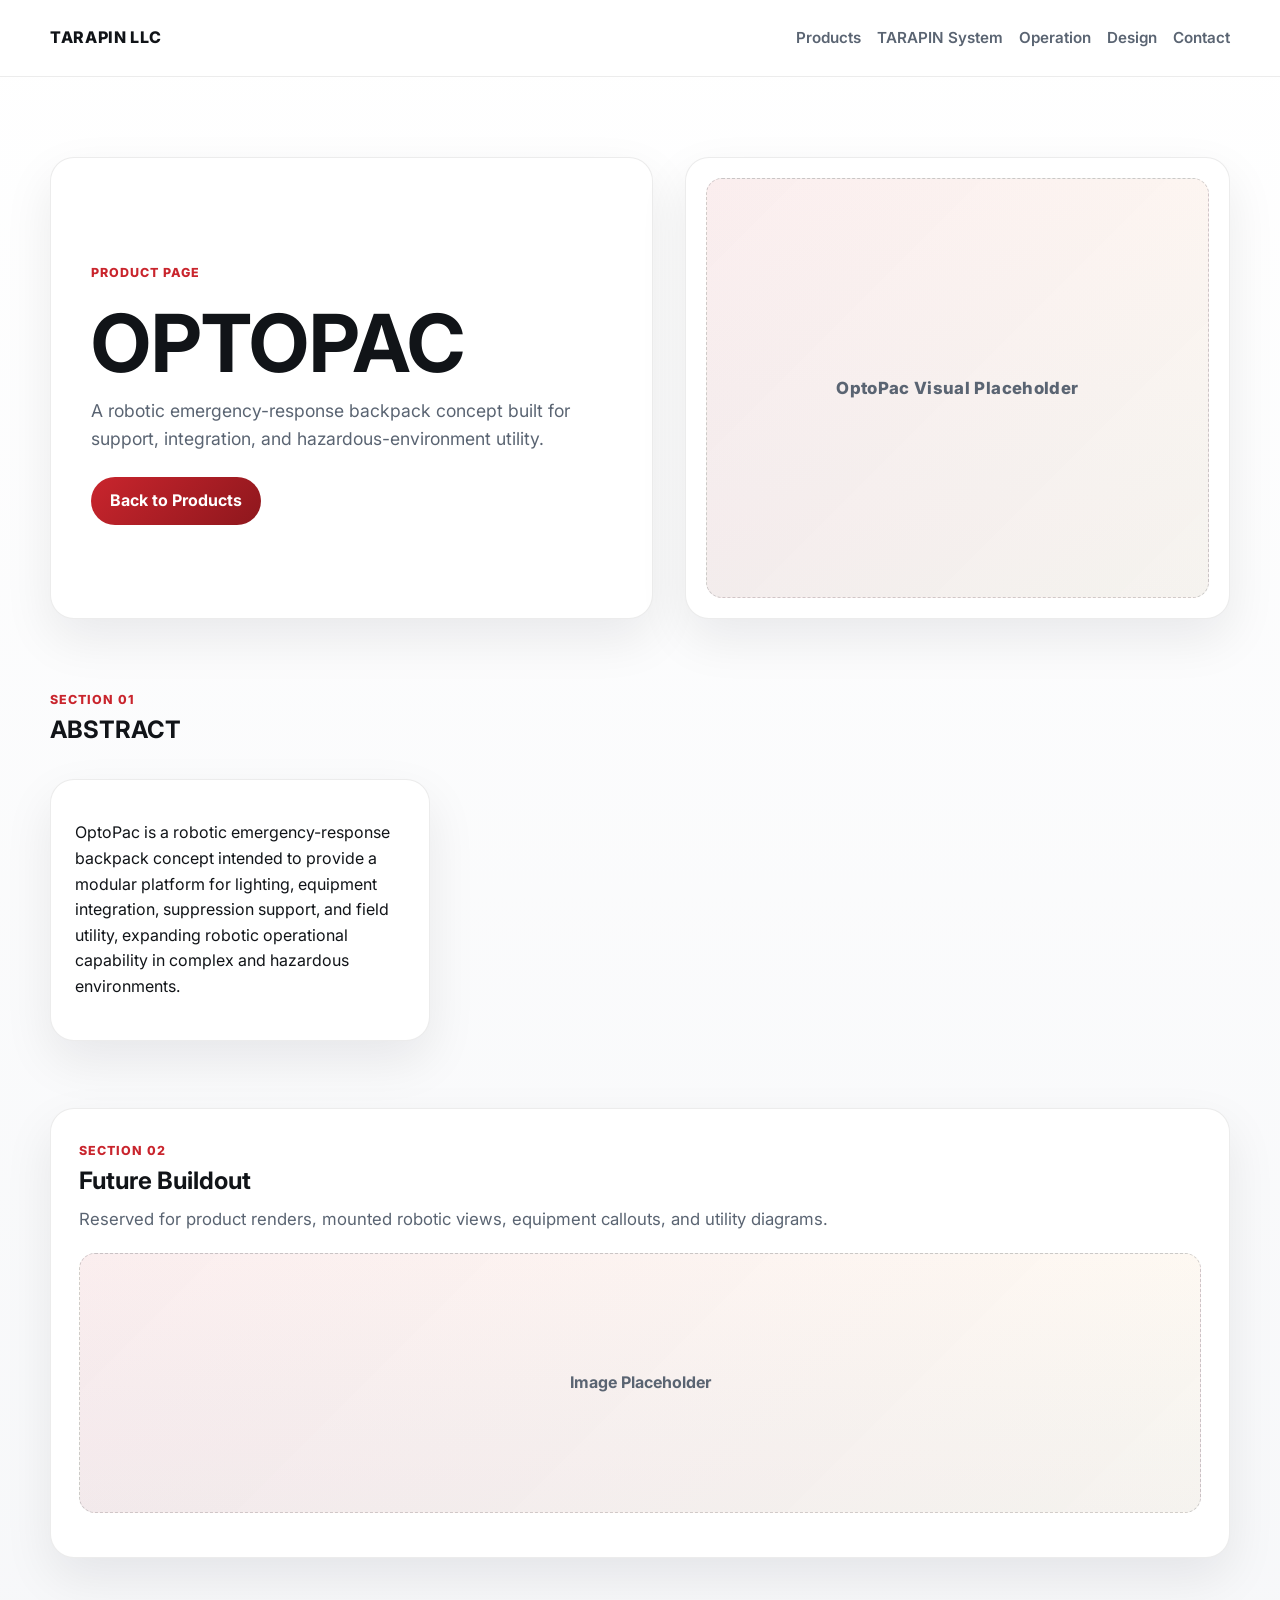
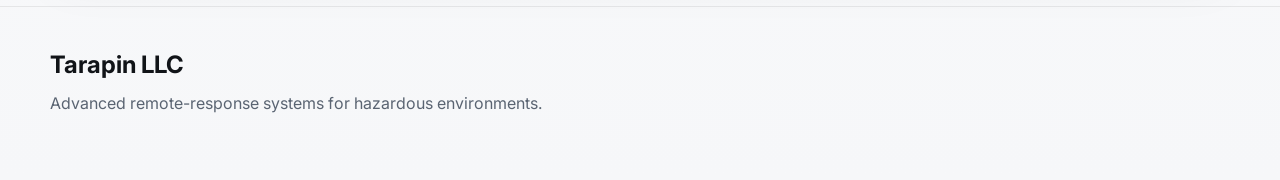
<file: optopac.html>
<!DOCTYPE html>
<html lang="en">
<head>
  <meta charset="UTF-8" />
  <meta name="viewport" content="width=device-width, initial-scale=1.0" />
  <title>OptoPac | Tarapin LLC</title>
  <meta name="description" content="OptoPac product page for Tarapin LLC." />
  <link rel="preconnect" href="https://fonts.googleapis.com">
  <link rel="preconnect" href="https://fonts.gstatic.com" crossorigin>
  <link href="https://fonts.googleapis.com/css2?family=Inter:wght@400;500;600;700;800&display=swap" rel="stylesheet">
  <link rel="stylesheet" href="styles.css" />
</head>
<body>
  <header class="site-header">
    <div class="container header-inner">
      <a class="brand" href="index.html">Tarapin LLC</a>
      <nav class="site-nav" aria-label="Primary">
        <a href="products.html">Products</a>
        <a href="index.html#system">TARAPIN System</a>
        <a href="index.html#operation">Operation</a>
        <a href="index.html#design">Design</a>
        <a href="index.html#contact">Contact</a>
      </nav>
    </div>
  </header>

  <main>
    <section class="hero">
      <div class="container hero-grid">
        <div class="hero-copy">
          <p class="eyebrow">Product page</p>
          <h1>OPTOPAC</h1>
          <p class="lead">
            A robotic emergency-response backpack concept built for support,
            integration, and hazardous-environment utility.
          </p>
          <div class="hero-actions">
            <a class="button button-primary" href="products.html">Back to Products</a>
          </div>
        </div>

        <div class="hero-visual panel">
          <div class="product-placeholder-hero">
            <span>OptoPac Visual Placeholder</span>
          </div>
        </div>
      </div>
    </section>

    <section class="section impact">
      <div class="container">
        <div class="section-head">
          <div>
            <div class="section-label">Section 01</div>
            <h2>ABSTRACT</h2>
          </div>
        </div>

        <div class="impact-grid">
          <article class="impact-card">
            <p>
              OptoPac is a robotic emergency-response backpack concept intended to provide a modular
              platform for lighting, equipment integration, suppression support, and field utility,
              expanding robotic operational capability in complex and hazardous environments.
            </p>
          </article>
        </div>
      </div>
    </section>

    <section class="section detail-section">
      <div class="container">
        <article class="system-feature-card">
          <div class="section-label">Section 02</div>
          <h2>Future Buildout</h2>
          <p class="system-feature-lead">
            Reserved for product renders, mounted robotic views, equipment callouts, and utility diagrams.
          </p>
          <div class="visual-placeholder">Image Placeholder</div>
        </article>
      </div>
    </section>

    <footer class="site-footer">
      <div class="container footer-grid">
        <div>
          <h2>Tarapin LLC</h2>
          <p>Advanced remote-response systems for hazardous environments.</p>
        </div>
      </div>
    </footer>
  </main>
</body>
</html>
</file>
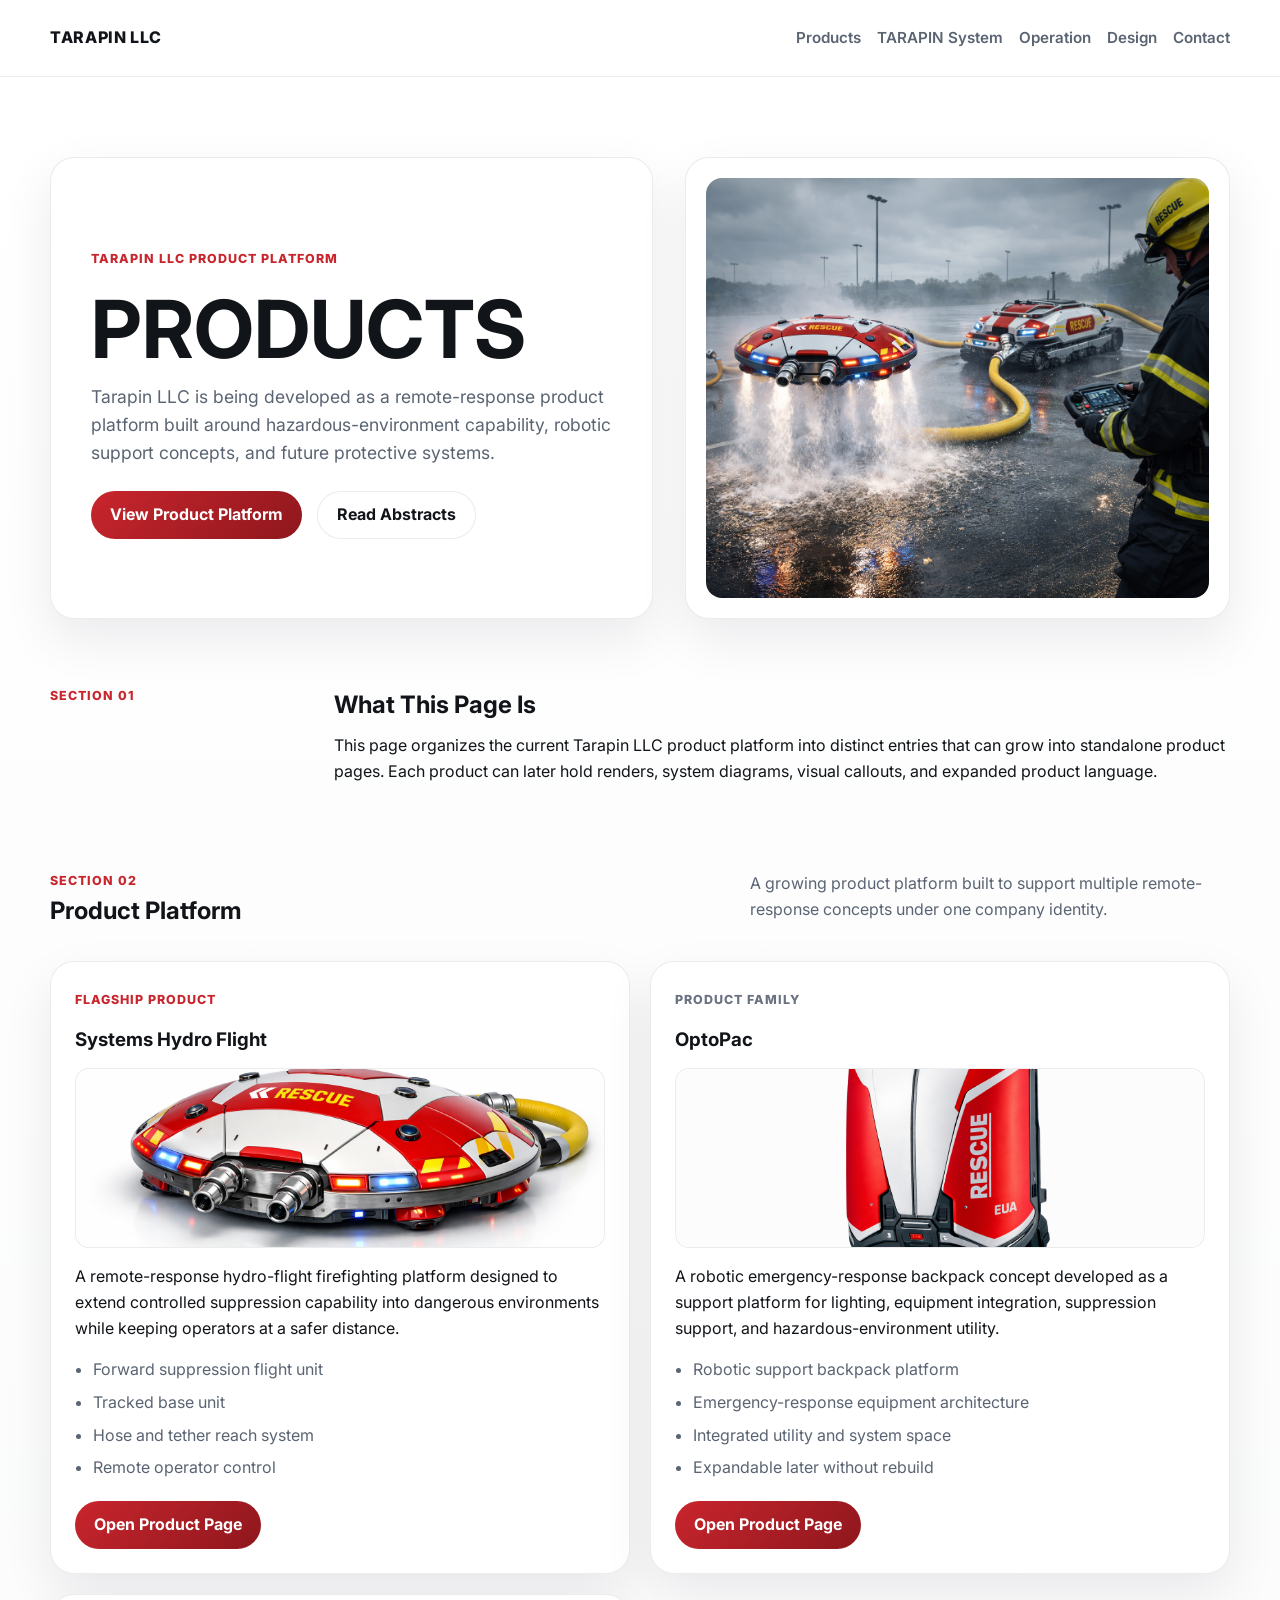
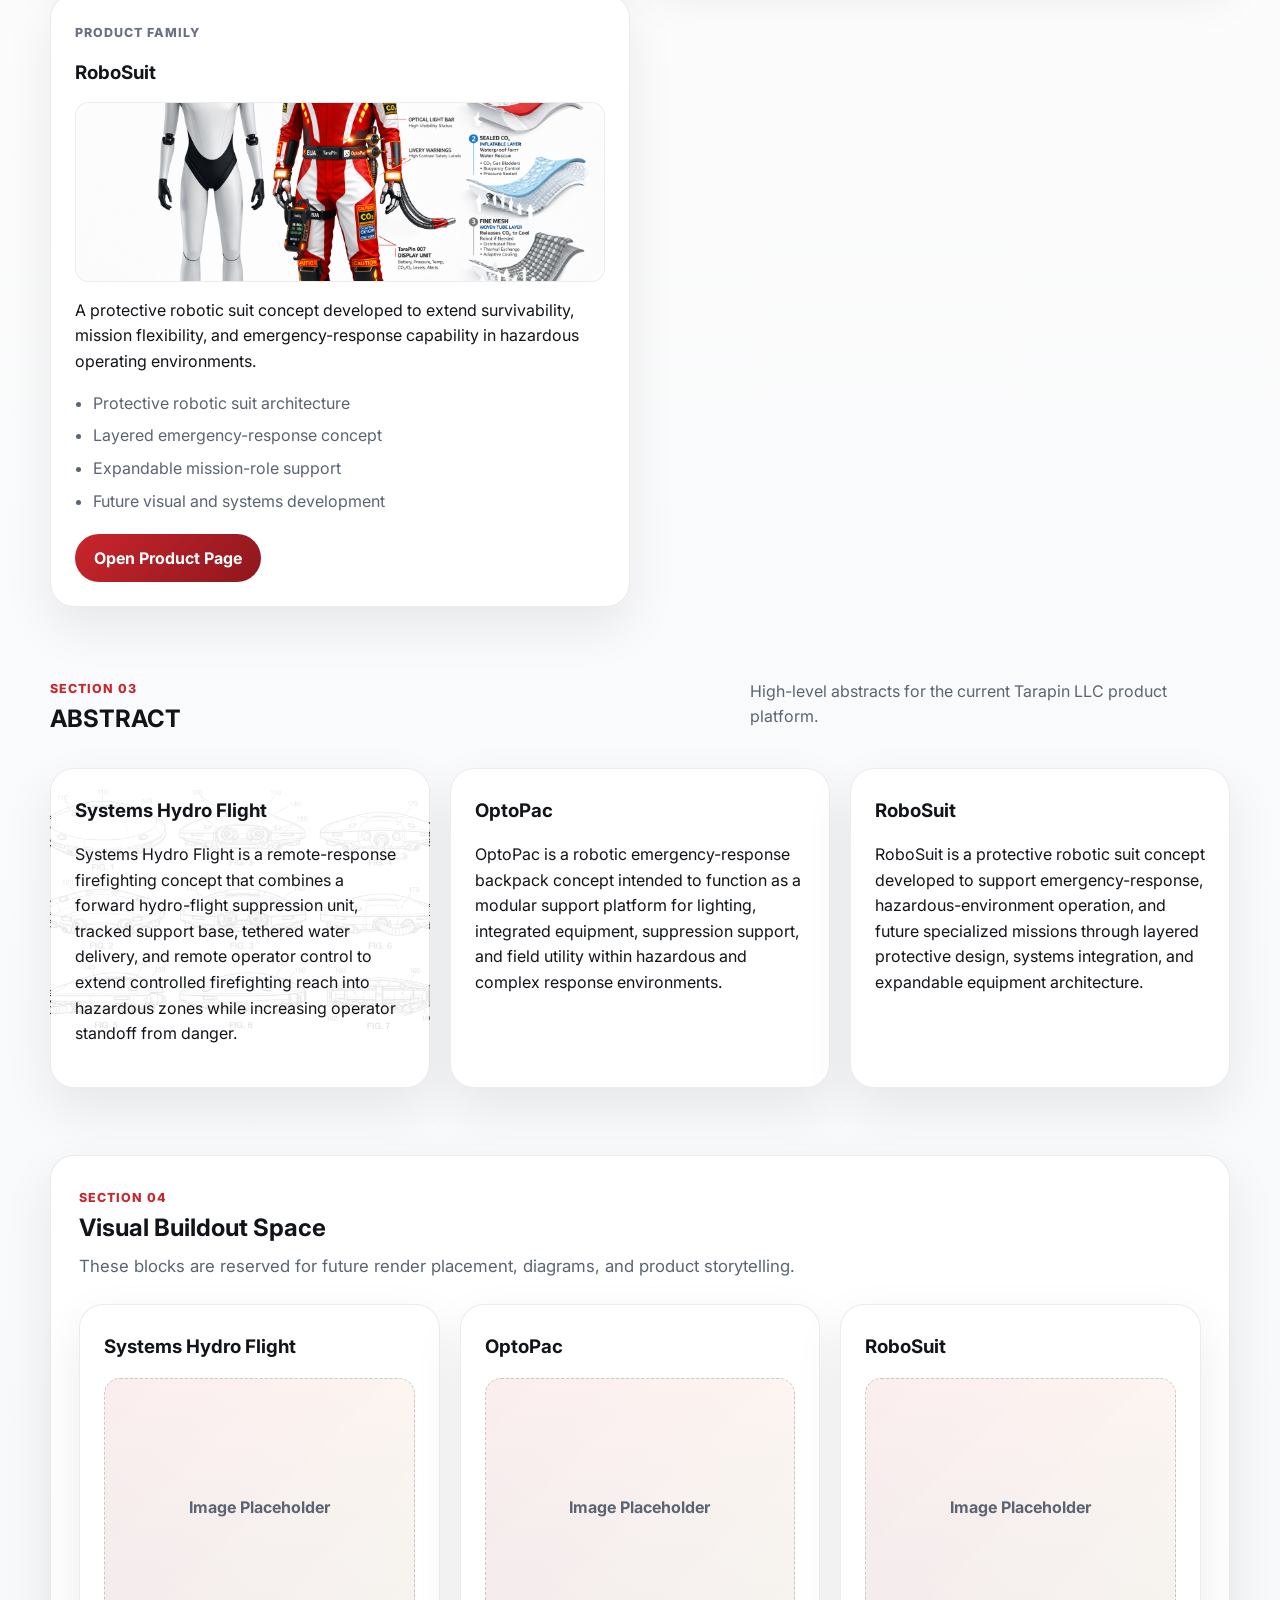
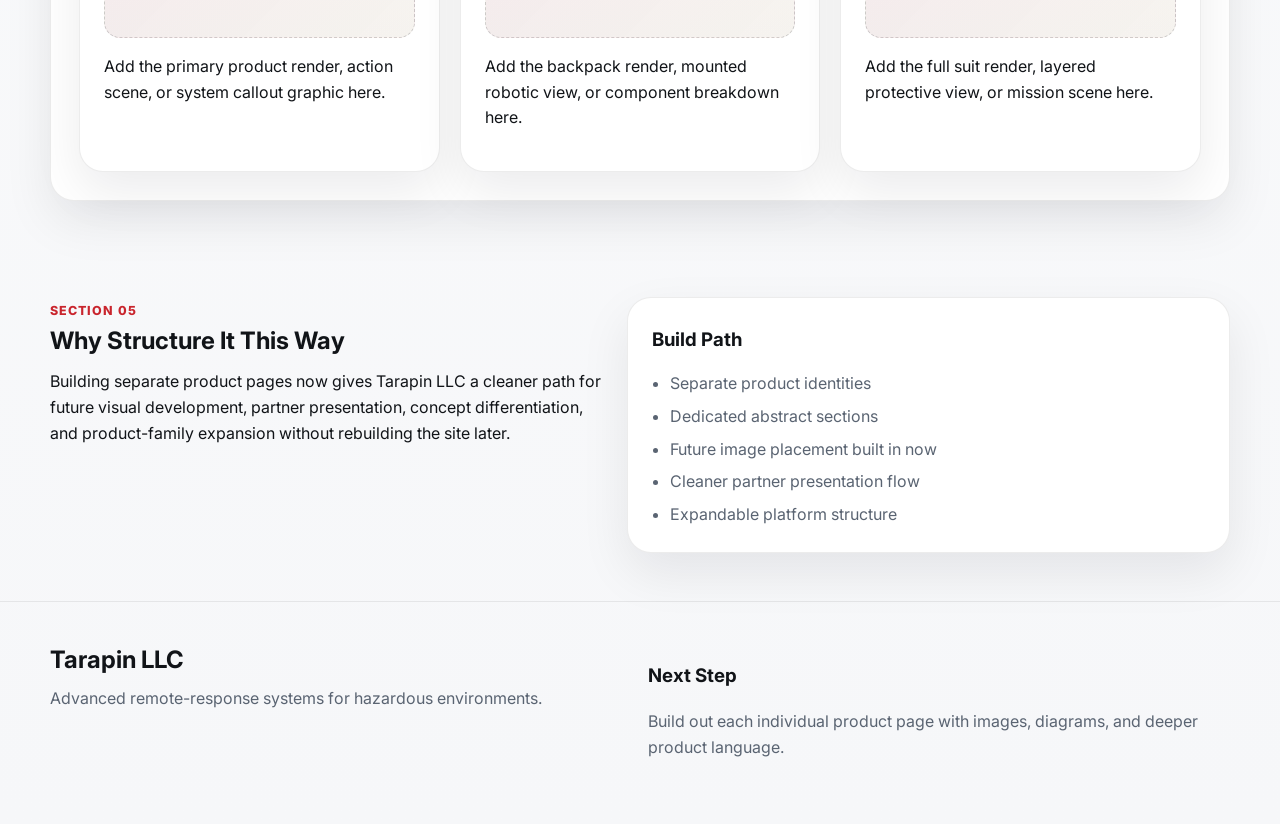
<file: products.html>
<!DOCTYPE html>
<html lang="en">
<head>
  <meta charset="UTF-8" />
  <meta name="viewport" content="width=device-width, initial-scale=1.0" />
  <title>Products | Tarapin LLC</title>
  <meta
    name="description"
    content="Explore the Tarapin LLC product platform including Systems Hydro Flight, OptoPac, and RoboSuit."
  />
  <link rel="preconnect" href="https://fonts.googleapis.com">
  <link rel="preconnect" href="https://fonts.gstatic.com" crossorigin>
  <link href="https://fonts.googleapis.com/css2?family=Inter:wght@400;500;600;700;800&display=swap" rel="stylesheet">
  <link rel="stylesheet" href="styles.css" />
</head>
<body>
  <header class="site-header">
    <div class="container header-inner">
      <a class="brand" href="index.html">Tarapin LLC</a>

      <nav class="site-nav" aria-label="Primary">
        <a href="products.html">Products</a>
        <a href="index.html#system">TARAPIN System</a>
        <a href="index.html#operation">Operation</a>
        <a href="index.html#design">Design</a>
        <a href="index.html#contact">Contact</a>
      </nav>
    </div>
  </header>

  <main id="top">
    <section class="hero">
      <div class="container hero-grid">
        <div class="hero-copy">
          <p class="eyebrow">Tarapin LLC product platform</p>
          <h1>PRODUCTS</h1>
          <p class="lead">
            Tarapin LLC is being developed as a remote-response product platform built around
            hazardous-environment capability, robotic support concepts, and future protective systems.
          </p>

          <div class="hero-actions">
            <a class="button button-primary" href="#products-grid">View Product Platform</a>
            <a class="button button-secondary" href="#abstract">Read Abstracts</a>
          </div>
        </div>

        <div class="hero-visual panel">
          <img
            src="scene%20parkinglot.png"
            alt="Tarapin remote-response systems product platform hero scene"
            class="hero-image"
          />
        </div>
      </div>
    </section>

    <section class="section intro">
      <div class="container section-intro">
        <div class="section-label">Section 01</div>
        <div class="section-copy">
          <h2>What This Page Is</h2>
          <p>
            This page organizes the current Tarapin LLC product platform into distinct entries that
            can grow into standalone product pages. Each product can later hold renders, system diagrams,
            visual callouts, and expanded product language.
          </p>
        </div>
      </div>
    </section>

    <section class="section products" id="products-grid">
      <div class="container">
        <div class="section-head">
          <div>
            <div class="section-label">Section 02</div>
            <h2>Product Platform</h2>
          </div>
          <p class="section-subhead">
            A growing product platform built to support multiple remote-response concepts under one company identity.
          </p>
        </div>

        <div class="card-grid product-platform-grid">
          <article class="product-card product-card-featured">
            <div class="product-badge">Flagship Product</div>
            <h3>Systems Hydro Flight</h3>

            <img
              src="ChatGPT%20Image%20Mar%2025,%202026,%2004_38_12%20PM.png"
              alt="Systems Hydro Flight featured thumbnail"
              class="product-card-thumb"
            />

            <p>
              A remote-response hydro-flight firefighting platform designed to extend controlled suppression capability into dangerous environments while keeping operators at a safer distance.
            </p>
            <ul class="feature-list">
              <li>Forward suppression flight unit</li>
              <li>Tracked base unit</li>
              <li>Hose and tether reach system</li>
              <li>Remote operator control</li>
            </ul>
            <div class="product-page-link">
              <a class="button button-primary" href="systems-hydro-flight.html">Open Product Page</a>
            </div>
          </article>

          <article class="product-card">
            <div class="product-badge product-badge-muted">Product Family</div>
            <h3>OptoPac</h3>

            <img
              src="heroOptopac.png"
              alt="OptoPac thumbnail"
              class="product-card-thumb"
            />

            <p>
              A robotic emergency-response backpack concept developed as a support platform for lighting, equipment integration, suppression support, and hazardous-environment utility.
            </p>
            <ul class="feature-list">
              <li>Robotic support backpack platform</li>
              <li>Emergency-response equipment architecture</li>
              <li>Integrated utility and system space</li>
              <li>Expandable later without rebuild</li>
            </ul>
            <div class="product-page-link">
              <a class="button button-primary" href="optopac.html">Open Product Page</a>
            </div>
          </article>

          <article class="product-card">
            <div class="product-badge product-badge-muted">Product Family</div>
            <h3>RoboSuit</h3>

            <img
              src="Suitlayers1.png"
              alt="RoboSuit thumbnail"
              class="product-card-thumb"
            />

            <p>
              A protective robotic suit concept developed to extend survivability, mission flexibility, and emergency-response capability in hazardous operating environments.
            </p>
            <ul class="feature-list">
              <li>Protective robotic suit architecture</li>
              <li>Layered emergency-response concept</li>
              <li>Expandable mission-role support</li>
              <li>Future visual and systems development</li>
            </ul>
            <div class="product-page-link">
              <a class="button button-primary" href="robosuit.html">Open Product Page</a>
            </div>
          </article>
        </div>
      </div>
    </section>

    <section class="section impact" id="abstract">
      <div class="container">
        <div class="section-head">
          <div>
            <div class="section-label">Section 03</div>
            <h2>ABSTRACT</h2>
          </div>
          <p class="section-subhead">
            High-level abstracts for the current Tarapin LLC product platform.
          </p>
        </div>

        <div class="impact-grid abstract-grid-custom">
          <article class="impact-card abstract-shf-card">
            <div class="abstract-overlay"></div>
            <div class="abstract-card-content">
              <h3>Systems Hydro Flight</h3>
              <p>
                Systems Hydro Flight is a remote-response firefighting concept that combines a
                forward hydro-flight suppression unit, tracked support base, tethered water delivery,
                and remote operator control to extend controlled firefighting reach into hazardous
                zones while increasing operator standoff from danger.
              </p>
            </div>
          </article>

          <article class="impact-card">
            <h3>OptoPac</h3>
            <p>
              OptoPac is a robotic emergency-response backpack concept intended to function as a
              modular support platform for lighting, integrated equipment, suppression support,
              and field utility within hazardous and complex response environments.
            </p>
          </article>

          <article class="impact-card">
            <h3>RoboSuit</h3>
            <p>
              RoboSuit is a protective robotic suit concept developed to support emergency-response,
              hazardous-environment operation, and future specialized missions through layered
              protective design, systems integration, and expandable equipment architecture.
            </p>
          </article>
        </div>
      </div>
    </section>

    <section class="section detail-section">
      <div class="container">
        <article class="system-feature-card">
          <div class="section-label">Section 04</div>
          <h2>Visual Buildout Space</h2>
          <p class="system-feature-lead">
            These blocks are reserved for future render placement, diagrams, and product storytelling.
          </p>

          <div class="product-visual-grid">
            <div class="product-visual-card">
              <h3>Systems Hydro Flight</h3>
              <div class="visual-placeholder">Image Placeholder</div>
              <p>
                Add the primary product render, action scene, or system callout graphic here.
              </p>
            </div>

            <div class="product-visual-card">
              <h3>OptoPac</h3>
              <div class="visual-placeholder">Image Placeholder</div>
              <p>
                Add the backpack render, mounted robotic view, or component breakdown here.
              </p>
            </div>

            <div class="product-visual-card">
              <h3>RoboSuit</h3>
              <div class="visual-placeholder">Image Placeholder</div>
              <p>
                Add the full suit render, layered protective view, or mission scene here.
              </p>
            </div>
          </div>
        </article>
      </div>
    </section>

    <section class="section company-ip">
      <div class="container company-grid">
        <div>
          <div class="section-label">Section 05</div>
          <h2>Why Structure It This Way</h2>
          <p>
            Building separate product pages now gives Tarapin LLC a cleaner path for future visual development,
            partner presentation, concept differentiation, and product-family expansion without rebuilding the site later.
          </p>
        </div>

        <div class="company-card">
          <h3>Build Path</h3>
          <ul class="feature-list">
            <li>Separate product identities</li>
            <li>Dedicated abstract sections</li>
            <li>Future image placement built in now</li>
            <li>Cleaner partner presentation flow</li>
            <li>Expandable platform structure</li>
          </ul>
        </div>
      </div>
    </section>

    <footer class="site-footer" id="contact">
      <div class="container footer-grid">
        <div>
          <h2>Tarapin LLC</h2>
          <p>Advanced remote-response systems for hazardous environments.</p>
        </div>

        <div>
          <h3>Next Step</h3>
          <p>Build out each individual product page with images, diagrams, and deeper product language.</p>
        </div>
      </div>
    </footer>
  </main>
</body>
</html>
</file>
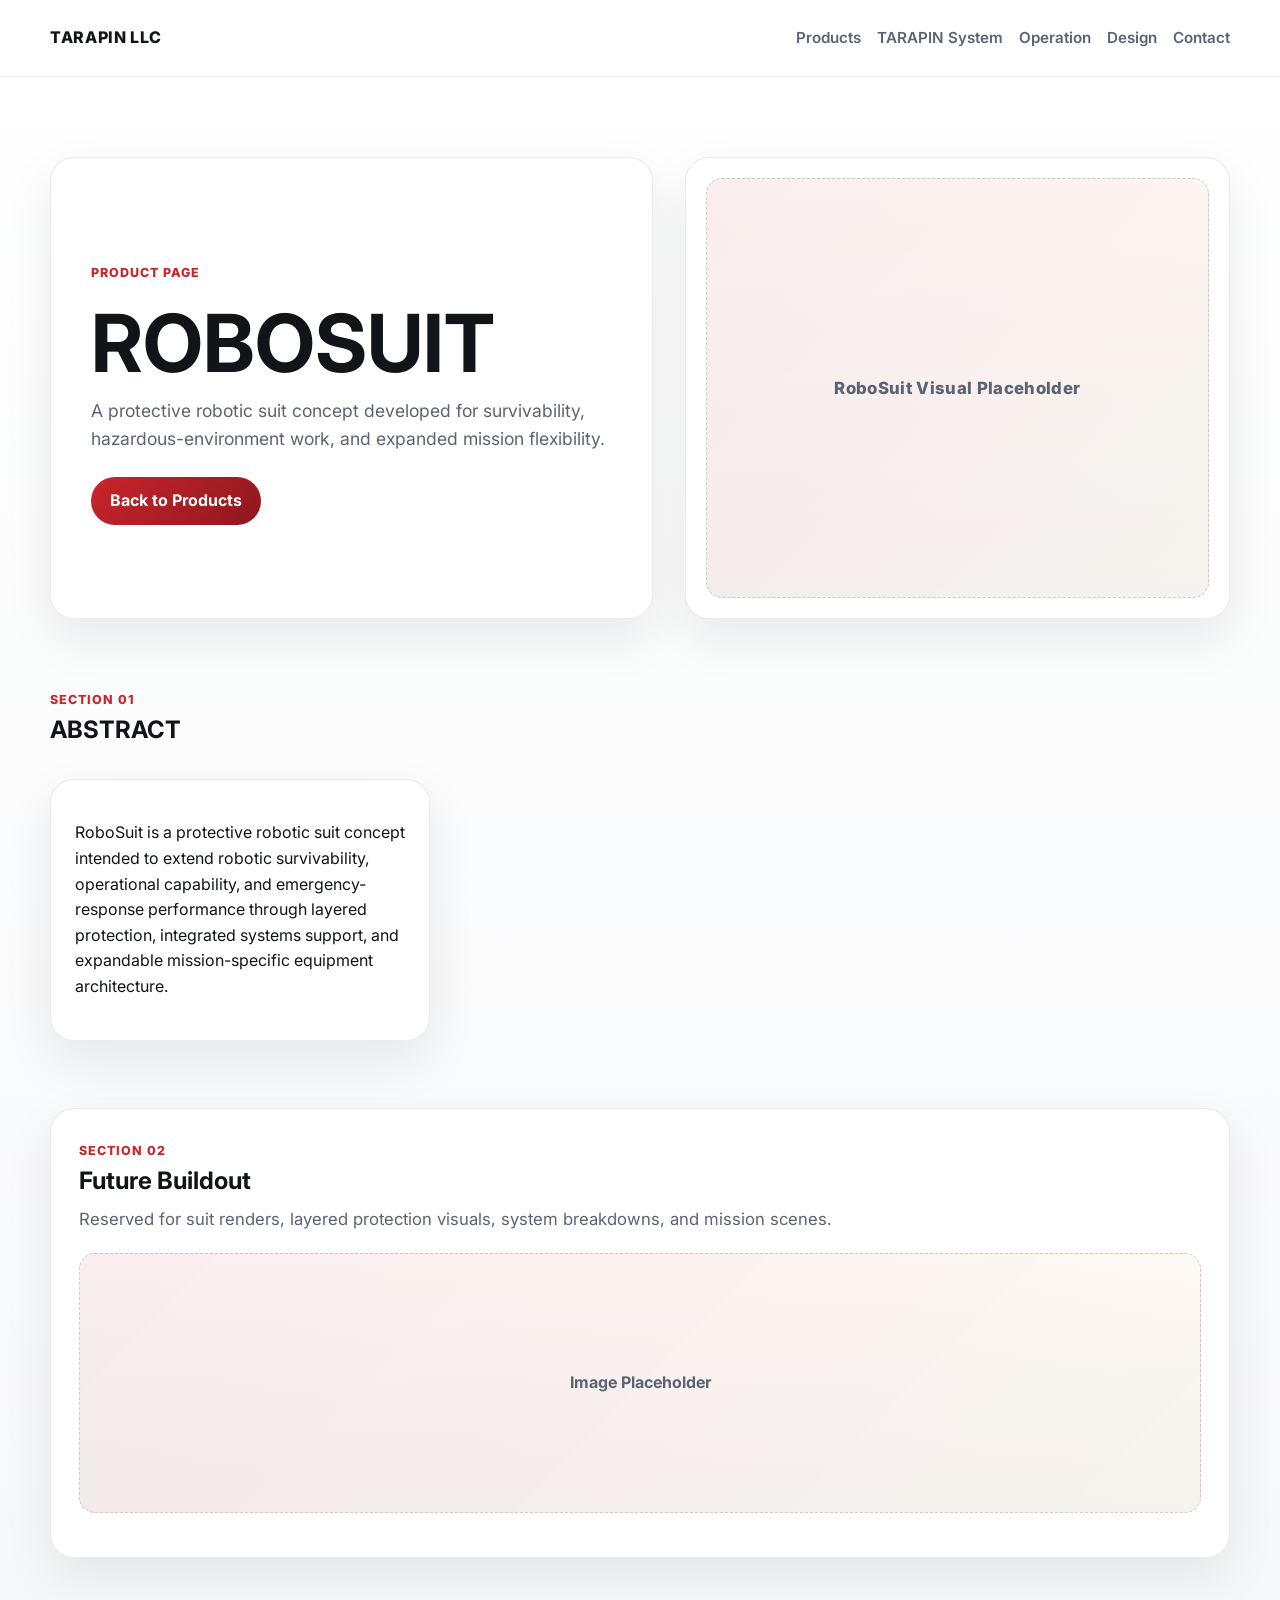
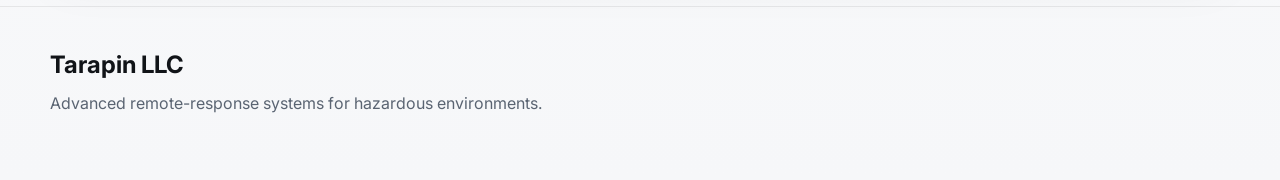
<file: robosuit.html>
<!DOCTYPE html>
<html lang="en">
<head>
  <meta charset="UTF-8" />
  <meta name="viewport" content="width=device-width, initial-scale=1.0" />
  <title>RoboSuit | Tarapin LLC</title>
  <meta name="description" content="RoboSuit product page for Tarapin LLC." />
  <link rel="preconnect" href="https://fonts.googleapis.com">
  <link rel="preconnect" href="https://fonts.gstatic.com" crossorigin>
  <link href="https://fonts.googleapis.com/css2?family=Inter:wght@400;500;600;700;800&display=swap" rel="stylesheet">
  <link rel="stylesheet" href="styles.css" />
</head>
<body>
  <header class="site-header">
    <div class="container header-inner">
      <a class="brand" href="index.html">Tarapin LLC</a>
      <nav class="site-nav" aria-label="Primary">
        <a href="products.html">Products</a>
        <a href="index.html#system">TARAPIN System</a>
        <a href="index.html#operation">Operation</a>
        <a href="index.html#design">Design</a>
        <a href="index.html#contact">Contact</a>
      </nav>
    </div>
  </header>

  <main>
    <section class="hero">
      <div class="container hero-grid">
        <div class="hero-copy">
          <p class="eyebrow">Product page</p>
          <h1>ROBOSUIT</h1>
          <p class="lead">
            A protective robotic suit concept developed for survivability,
            hazardous-environment work, and expanded mission flexibility.
          </p>
          <div class="hero-actions">
            <a class="button button-primary" href="products.html">Back to Products</a>
          </div>
        </div>

        <div class="hero-visual panel">
          <div class="product-placeholder-hero">
            <span>RoboSuit Visual Placeholder</span>
          </div>
        </div>
      </div>
    </section>

    <section class="section impact">
      <div class="container">
        <div class="section-head">
          <div>
            <div class="section-label">Section 01</div>
            <h2>ABSTRACT</h2>
          </div>
        </div>

        <div class="impact-grid">
          <article class="impact-card">
            <p>
              RoboSuit is a protective robotic suit concept intended to extend robotic survivability,
              operational capability, and emergency-response performance through layered protection,
              integrated systems support, and expandable mission-specific equipment architecture.
            </p>
          </article>
        </div>
      </div>
    </section>

    <section class="section detail-section">
      <div class="container">
        <article class="system-feature-card">
          <div class="section-label">Section 02</div>
          <h2>Future Buildout</h2>
          <p class="system-feature-lead">
            Reserved for suit renders, layered protection visuals, system breakdowns, and mission scenes.
          </p>
          <div class="visual-placeholder">Image Placeholder</div>
        </article>
      </div>
    </section>

    <footer class="site-footer">
      <div class="container footer-grid">
        <div>
          <h2>Tarapin LLC</h2>
          <p>Advanced remote-response systems for hazardous environments.</p>
        </div>
      </div>
    </footer>
  </main>
</body>
</html>
</file>
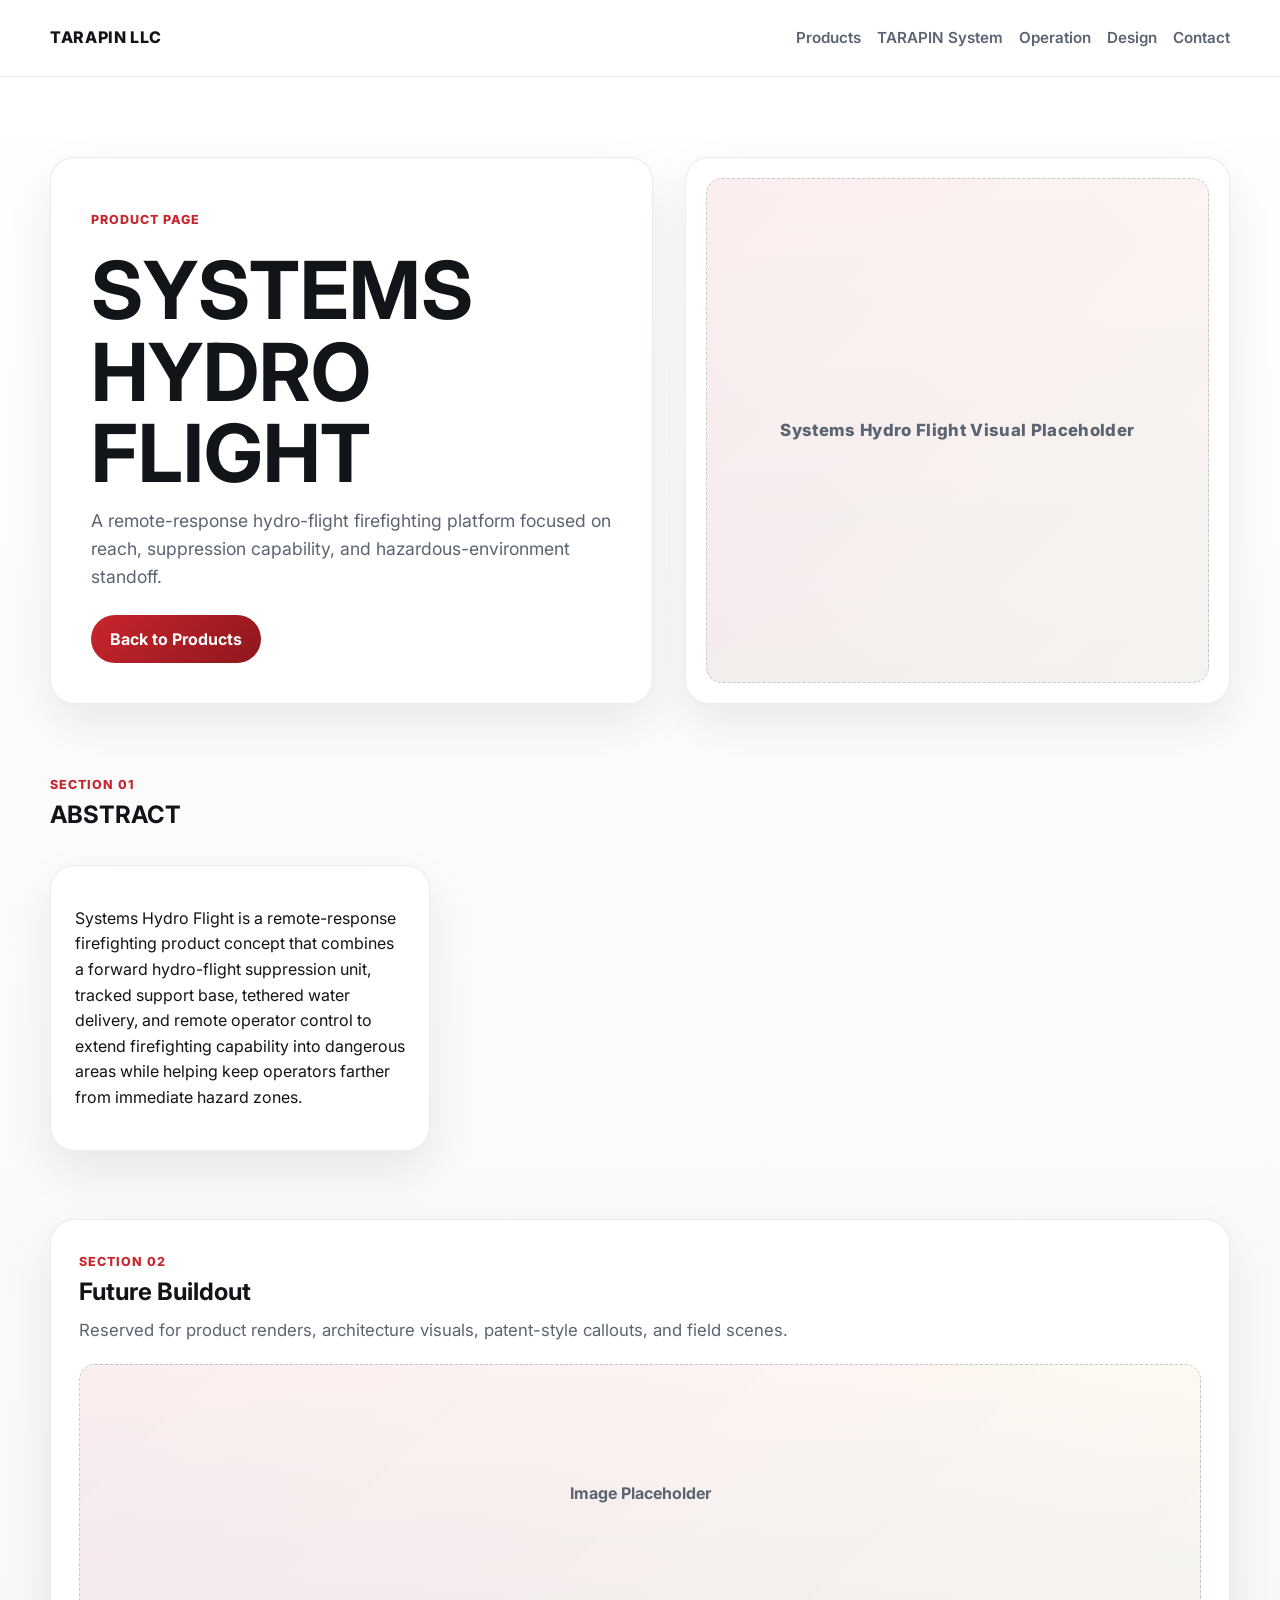
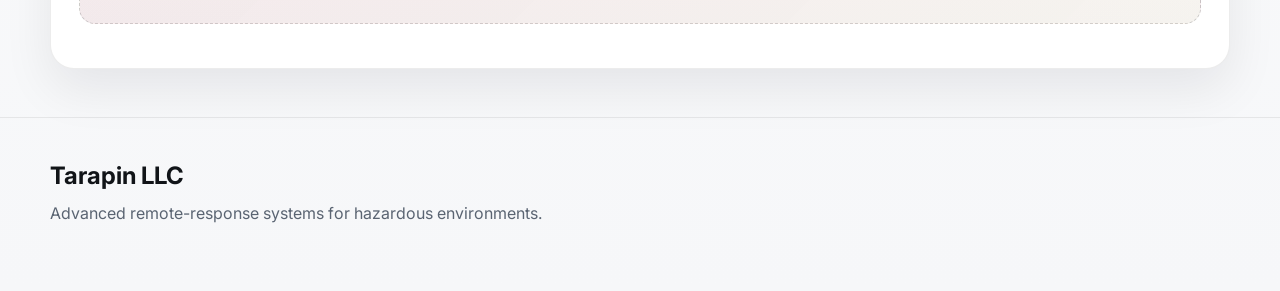
<file: systems-hydro-flight.html>
<!DOCTYPE html>
<html lang="en">
<head>
  <meta charset="UTF-8" />
  <meta name="viewport" content="width=device-width, initial-scale=1.0" />
  <title>Systems Hydro Flight | Tarapin LLC</title>
  <meta name="description" content="Systems Hydro Flight product page for Tarapin LLC." />
  <link rel="preconnect" href="https://fonts.googleapis.com">
  <link rel="preconnect" href="https://fonts.gstatic.com" crossorigin>
  <link href="https://fonts.googleapis.com/css2?family=Inter:wght@400;500;600;700;800&display=swap" rel="stylesheet">
  <link rel="stylesheet" href="styles.css" />
</head>
<body>
  <header class="site-header">
    <div class="container header-inner">
      <a class="brand" href="index.html">Tarapin LLC</a>
      <nav class="site-nav" aria-label="Primary">
        <a href="products.html">Products</a>
        <a href="index.html#system">TARAPIN System</a>
        <a href="index.html#operation">Operation</a>
        <a href="index.html#design">Design</a>
        <a href="index.html#contact">Contact</a>
      </nav>
    </div>
  </header>

  <main>
    <section class="hero">
      <div class="container hero-grid">
        <div class="hero-copy">
          <p class="eyebrow">Product page</p>
          <h1>SYSTEMS HYDRO FLIGHT</h1>
          <p class="lead">
            A remote-response hydro-flight firefighting platform focused on reach,
            suppression capability, and hazardous-environment standoff.
          </p>
          <div class="hero-actions">
            <a class="button button-primary" href="products.html">Back to Products</a>
          </div>
        </div>

        <div class="hero-visual panel">
          <div class="product-placeholder-hero">
            <span>Systems Hydro Flight Visual Placeholder</span>
          </div>
        </div>
      </div>
    </section>

    <section class="section impact">
      <div class="container">
        <div class="section-head">
          <div>
            <div class="section-label">Section 01</div>
            <h2>ABSTRACT</h2>
          </div>
        </div>

        <div class="impact-grid">
          <article class="impact-card">
            <p>
              Systems Hydro Flight is a remote-response firefighting product concept that combines
              a forward hydro-flight suppression unit, tracked support base, tethered water delivery,
              and remote operator control to extend firefighting capability into dangerous areas while
              helping keep operators farther from immediate hazard zones.
            </p>
          </article>
        </div>
      </div>
    </section>

    <section class="section detail-section">
      <div class="container">
        <article class="system-feature-card">
          <div class="section-label">Section 02</div>
          <h2>Future Buildout</h2>
          <p class="system-feature-lead">
            Reserved for product renders, architecture visuals, patent-style callouts, and field scenes.
          </p>
          <div class="visual-placeholder">Image Placeholder</div>
        </article>
      </div>
    </section>

    <footer class="site-footer">
      <div class="container footer-grid">
        <div>
          <h2>Tarapin LLC</h2>
          <p>Advanced remote-response systems for hazardous environments.</p>
        </div>
      </div>
    </footer>
  </main>
</body>
</html>
</file>
<file: styles.css>
:root {
  --bg: #f6f7f9;
  --surface: #ffffff;
  --surface-alt: #10151c;
  --text: #111418;
  --muted: #5a6472;
  --line: rgba(17, 20, 24, 0.08);
  --red: #c9252d;
  --red-dark: #8e171d;
  --yellow: #efb82f;
  --offwhite: #f5f2ec;
  --shadow: 0 20px 50px rgba(8, 12, 20, 0.08);
  --radius: 24px;
  --radius-sm: 16px;
  --container: 1180px;
}

* {
  box-sizing: border-box;
}

html {
  scroll-behavior: smooth;
}

body {
  margin: 0;
  font-family: "Inter", system-ui, -apple-system, BlinkMacSystemFont, "Segoe UI", sans-serif;
  color: var(--text);
  background: linear-gradient(180deg, #ffffff 0%, var(--bg) 100%);
  line-height: 1.6;
}

img {
  max-width: 100%;
  display: block;
}

a {
  color: inherit;
  text-decoration: none;
}

.container {
  width: min(var(--container), calc(100% - 2rem));
  margin: 0 auto;
}

.site-header {
  position: sticky;
  top: 0;
  z-index: 10;
  backdrop-filter: blur(14px);
  background: rgba(255, 255, 255, 0.86);
  border-bottom: 1px solid var(--line);
}

.header-inner {
  min-height: 76px;
  display: flex;
  align-items: center;
  justify-content: space-between;
  gap: 1rem;
}

.brand {
  font-weight: 800;
  letter-spacing: 0.04em;
  text-transform: uppercase;
}

.site-nav {
  display: flex;
  flex-wrap: wrap;
  gap: 1rem;
}

.site-nav a {
  color: var(--muted);
  font-weight: 600;
  font-size: 0.95rem;
}

.site-nav a:hover {
  color: var(--text);
}

.hero {
  padding: 5rem 0 3rem;
}

.hero-grid {
  display: grid;
  grid-template-columns: 1.05fr 0.95fr;
  gap: 2rem;
  align-items: stretch;
}

.hero-copy,
.panel,
.product-card,
.detail-card,
.scene-card,
.impact-card,
.company-card,
.system-feature-card,
.product-visual-card {
  background: var(--surface);
  border: 1px solid var(--line);
  border-radius: var(--radius);
  box-shadow: var(--shadow);
}

.hero-copy {
  padding: 2.5rem;
  display: flex;
  flex-direction: column;
  justify-content: center;
}

.panel {
  padding: 1.25rem;
}

.hero-image {
  width: 100%;
  height: 100%;
  min-height: 420px;
  object-fit: cover;
  border-radius: calc(var(--radius) - 8px);
  display: block;
}

.section-image {
  width: 100%;
  min-height: 220px;
  object-fit: cover;
  border-radius: calc(var(--radius) - 8px);
  display: block;
  margin-top: 1.25rem;
}

.eyebrow,
.section-label,
.product-badge {
  display: inline-flex;
  align-items: center;
  gap: 0.5rem;
  text-transform: uppercase;
  letter-spacing: 0.08em;
  font-size: 0.78rem;
  font-weight: 800;
}

.eyebrow,
.section-label {
  color: var(--red);
}

.hero h1,
.section h2,
.site-footer h2 {
  margin: 0.4rem 0 0.8rem;
  line-height: 1.02;
}

.hero h1 {
  font-size: clamp(2.8rem, 7vw, 5rem);
}

.lead {
  margin: 0 0 1.5rem;
  color: var(--muted);
  max-width: 44rem;
  font-size: 1.1rem;
}

.hero-actions {
  display: flex;
  flex-wrap: wrap;
  gap: 0.9rem;
}

.button {
  display: inline-flex;
  align-items: center;
  justify-content: center;
  min-height: 48px;
  padding: 0 1.2rem;
  border-radius: 999px;
  font-weight: 700;
  transition: transform 0.2s ease, opacity 0.2s ease;
}

.button:hover {
  transform: translateY(-1px);
}

.button-primary {
  color: #ffffff;
  background: linear-gradient(135deg, var(--red) 0%, var(--red-dark) 100%);
}

.button-secondary {
  border: 1px solid var(--line);
  background: #ffffff;
}

.section {
  padding: 1.2rem 0 3rem;
}

.section-intro,
.section-head,
.company-grid {
  display: flex;
  align-items: flex-start;
  justify-content: space-between;
  gap: 1.5rem;
}

.section-head {
  margin-bottom: 1.5rem;
}

.section-copy {
  max-width: 56rem;
}

.section-subhead {
  max-width: 30rem;
  color: var(--muted);
  margin: 0.25rem 0 0;
}

.card-grid,
.detail-grid,
.impact-grid,
.product-visual-grid {
  display: grid;
  gap: 1.25rem;
}

.card-grid,
.detail-grid {
  grid-template-columns: repeat(2, minmax(0, 1fr));
}

.impact-grid {
  grid-template-columns: repeat(3, minmax(0, 1fr));
}

.product-visual-grid {
  grid-template-columns: repeat(3, minmax(0, 1fr));
  margin-top: 1.5rem;
}

.product-card,
.detail-card,
.scene-card,
.impact-card,
.company-card,
.product-visual-card {
  padding: 1.5rem;
}

.product-badge {
  color: var(--red);
  margin-bottom: 0.75rem;
}

.product-badge-muted {
  color: #6a7180;
}

.feature-list {
  margin: 1rem 0 0;
  padding-left: 1.15rem;
  color: var(--muted);
}

.feature-list li + li {
  margin-top: 0.45rem;
}

.product-page-link {
  margin-top: 1.25rem;
}

.product-platform-grid {
  grid-template-columns: repeat(2, minmax(0, 1fr));
}

.product-card-featured {
  grid-column: span 1;
}

.product-card-thumb {
  width: 100%;
  height: 180px;
  object-fit: cover;
  border-radius: calc(var(--radius) - 10px);
  border: 1px solid var(--line);
  margin: 0.85rem 0 1rem;
  background: #fff;
}

.system-band {
  padding-top: 0.5rem;
}

.architecture {
  display: flex;
  flex-wrap: wrap;
  align-items: center;
  gap: 0.75rem;
  padding: 1.5rem;
  border-radius: var(--radius);
  background: linear-gradient(180deg, #12161d 0%, #0c1016 100%);
  box-shadow: var(--shadow);
}

.arch-node,
.arch-arrow {
  color: #f2f4f7;
}

.arch-node {
  padding: 0.85rem 1rem;
  border-radius: 999px;
  background: rgba(255, 255, 255, 0.06);
  border: 1px solid rgba(255, 255, 255, 0.08);
  font-weight: 700;
}

.arch-arrow {
  font-size: 1.25rem;
  opacity: 0.72;
}

.system-feature-card {
  padding: 1.75rem;
}

.system-feature-lead {
  max-width: 60rem;
  color: var(--muted);
  margin: 0 0 1.25rem;
  font-size: 1.05rem;
}

.system-feature-image {
  width: 100%;
  border-radius: calc(var(--radius) - 8px);
  display: block;
  margin: 1rem 0 1.5rem;
}

.system-callouts {
  display: grid;
  grid-template-columns: repeat(3, minmax(0, 1fr));
  gap: 1rem;
}

.callout-item {
  background: #f8f9fb;
  border: 1px solid var(--line);
  border-radius: var(--radius-sm);
  padding: 1rem;
}

.callout-item h3 {
  margin: 0 0 0.45rem;
  font-size: 1rem;
}

.callout-item p {
  margin: 0;
  color: var(--muted);
}

.operation {
  background: linear-gradient(180deg, #131922 0%, #0d1218 100%);
  color: #f0f3f7;
  padding: 3rem 0;
  margin-top: 1rem;
}

.operation .section-subhead,
.operation p,
.operation .feature-list,
.operation .site-nav a {
  color: rgba(240, 243, 247, 0.76);
}

.operation .scene-card {
  background: rgba(255, 255, 255, 0.03);
  border-color: rgba(255, 255, 255, 0.08);
  box-shadow: none;
}

.company-ip {
  padding-top: 3rem;
}

.company-grid {
  align-items: stretch;
}

.company-grid > * {
  flex: 1;
}

.placeholder,
.product-placeholder-hero,
.visual-placeholder {
  border: 1px dashed rgba(17, 20, 24, 0.18);
  border-radius: calc(var(--radius) - 8px);
  background:
    linear-gradient(135deg, rgba(201, 37, 45, 0.08), rgba(239, 184, 47, 0.06)),
    linear-gradient(180deg, #ffffff 0%, #f5f7fb 100%);
  display: grid;
  place-items: center;
  text-align: center;
  padding: 1.5rem;
  color: var(--muted);
  font-weight: 700;
}

.placeholder {
  min-height: 260px;
}

.product-placeholder-hero {
  min-height: 420px;
  height: 100%;
}

.visual-placeholder {
  min-height: 260px;
  margin: 1rem 0 1rem;
}

.placeholder-hero {
  min-height: 420px;
}

.placeholder-card {
  min-height: 220px;
  margin-top: 1.25rem;
}

.placeholder-scene {
  min-height: 240px;
  margin-bottom: 1rem;
  background:
    linear-gradient(135deg, rgba(201, 37, 45, 0.16), rgba(239, 184, 47, 0.08)),
    linear-gradient(180deg, #151d25 0%, #0e1318 100%);
  border-color: rgba(255, 255, 255, 0.12);
}

.placeholder span,
.product-placeholder-hero span {
  display: block;
  font-size: 1.05rem;
  font-weight: 800;
  letter-spacing: 0.02em;
}

.placeholder small {
  display: block;
  margin-top: 0.4rem;
  color: var(--muted);
}

.operation .placeholder span,
.operation .placeholder small {
  color: #f0f3f7;
}

.scene-card h3,
.impact-card h3,
.product-card h3,
.detail-card h3,
.company-card h3,
.product-visual-card h3 {
  margin-top: 0.2rem;
  margin-bottom: 0.6rem;
}

.abstract-grid-custom .impact-card {
  position: relative;
  overflow: hidden;
}

.abstract-shf-card {
  background-image: url("specs.png");
  background-size: cover;
  background-position: center;
  background-repeat: no-repeat;
  min-height: 280px;
}

.abstract-overlay {
  position: absolute;
  inset: 0;
  background: linear-gradient(
    180deg,
    rgba(255, 255, 255, 0.92) 0%,
    rgba(255, 255, 255, 0.88) 100%
  );
  z-index: 1;
}

.abstract-card-content {
  position: relative;
  z-index: 2;
}

.site-footer {
  padding: 2.5rem 0 4rem;
  border-top: 1px solid var(--line);
}

.footer-grid {
  display: grid;
  gap: 1rem;
  grid-template-columns: repeat(2, minmax(0, 1fr));
}

.site-footer p {
  color: var(--muted);
  margin: 0.25rem 0 0;
}

@media (max-width: 980px) {
  .hero-grid,
  .card-grid,
  .detail-grid,
  .impact-grid,
  .footer-grid,
  .system-callouts,
  .product-visual-grid,
  .product-platform-grid {
    grid-template-columns: 1fr;
  }

  .section-intro,
  .section-head,
  .company-grid {
    flex-direction: column;
  }

  .hero {
    padding-top: 3rem;
  }
}

@media (max-width: 720px) {
  .header-inner {
    min-height: auto;
    padding: 1rem 0;
    flex-direction: column;
    align-items: flex-start;
  }

  .site-nav {
    gap: 0.75rem;
  }

  .hero-copy,
  .panel,
  .product-card,
  .detail-card,
  .scene-card,
  .impact-card,
  .company-card,
  .system-feature-card,
  .product-visual-card {
    padding: 1.2rem;
  }

  .architecture {
    gap: 0.5rem;
  }

  .arch-node {
    width: 100%;
    border-radius: 16px;
  }

  .arch-arrow {
    width: 100%;
    text-align: center;
  }

  .product-placeholder-hero,
  .hero-image {
    min-height: 280px;
  }

  .visual-placeholder {
    min-height: 200px;
  }

  .product-card-thumb {
    height: 150px;
  }

  .abstract-shf-card {
    min-height: 220px;
  }
}
</file>
